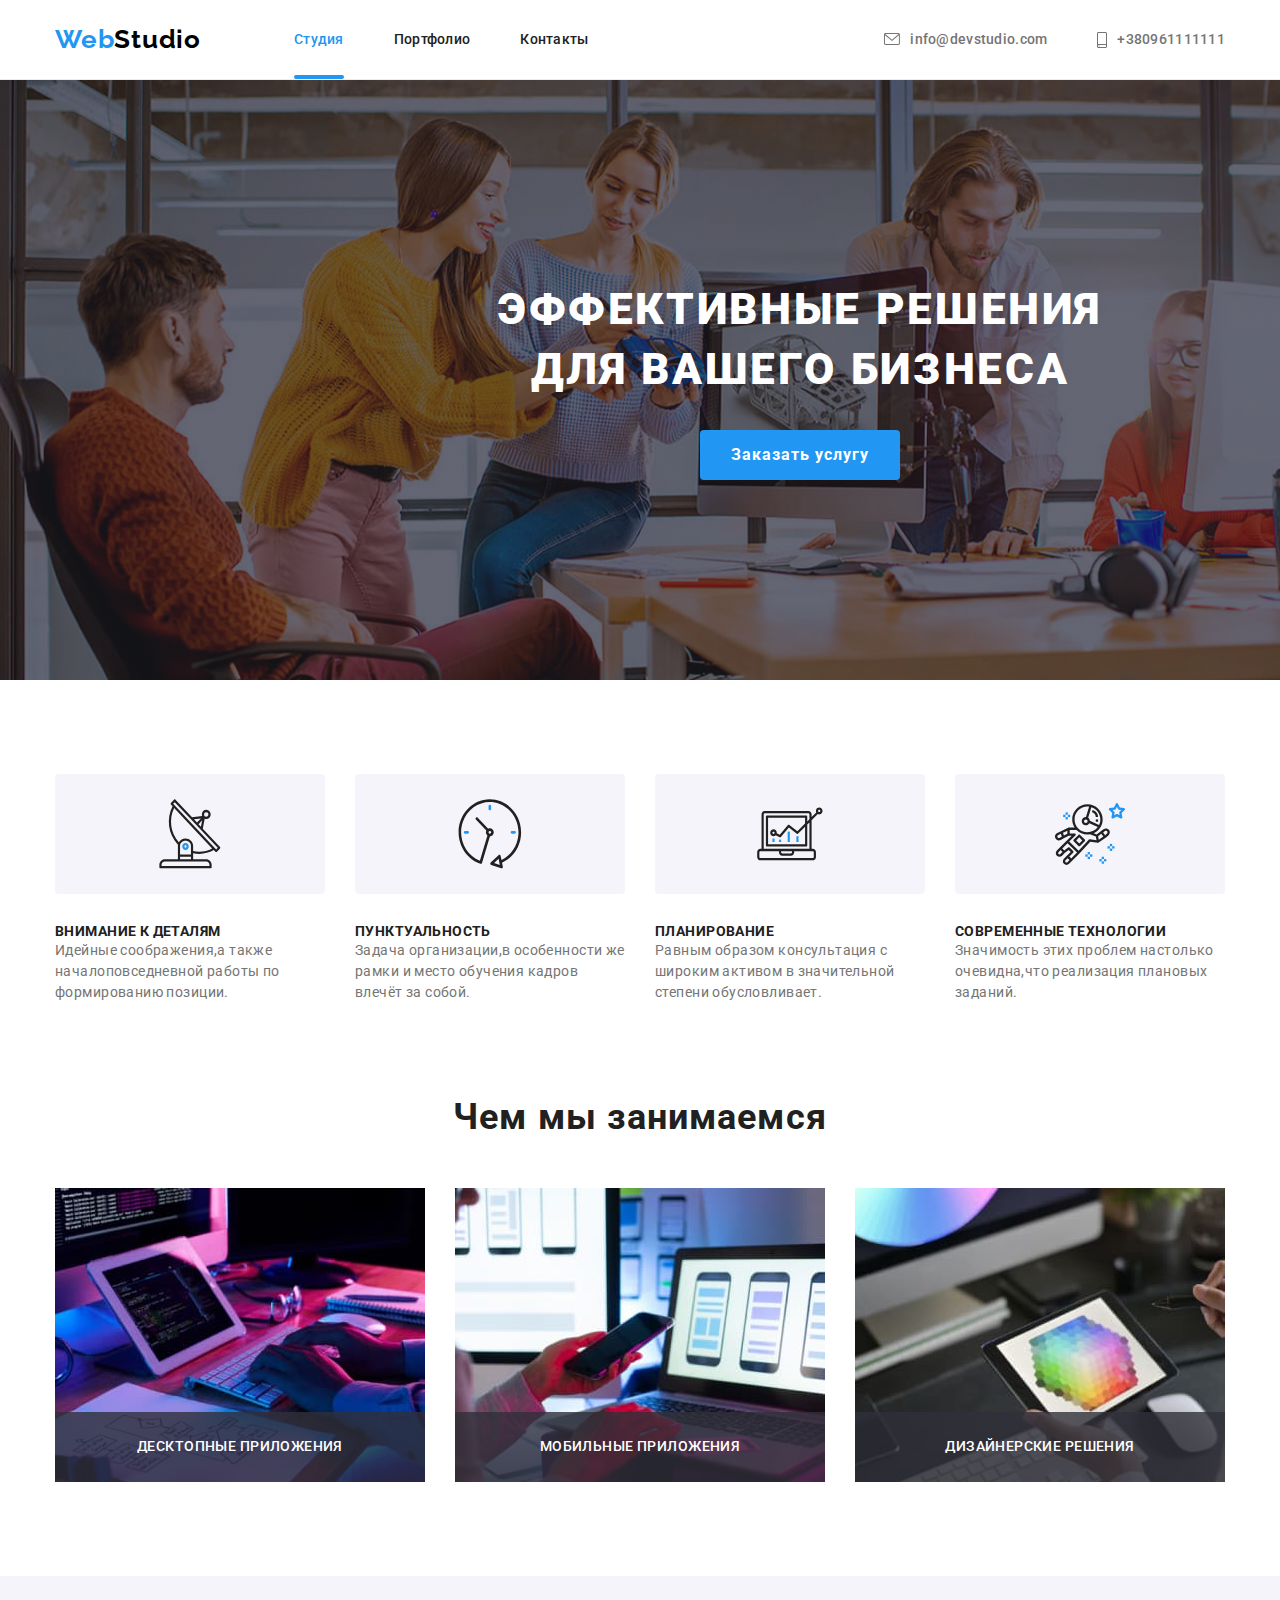
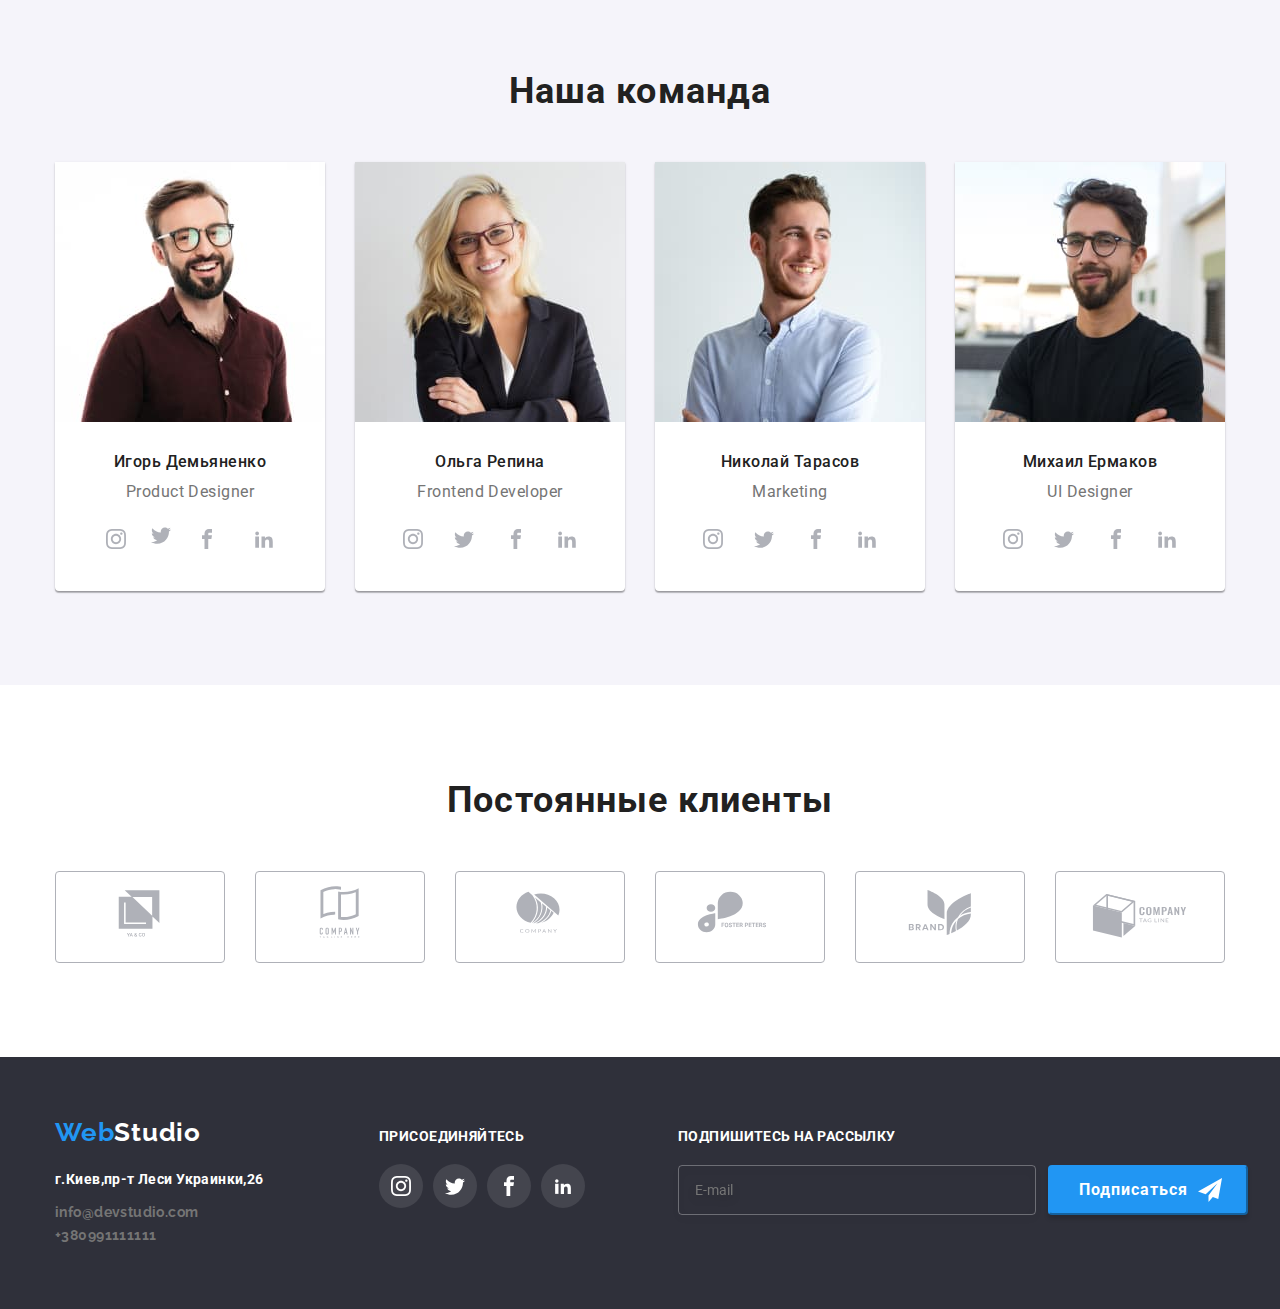
<file: index.html>
<!DOCTYPE html>
<html lang="en">
  <head>
    <meta charset="UTF-8" />
    <meta http-equiv="X-UA-Compatible" content="IE=edge" />
    <meta
      name="goit_homework-07"
      content="width=device-width, initial-scale=1.0"
    />
    <title>goit-homework-07</title>
    <link
      href="https://fonts.googleapis.com/css2?family=Raleway:wght@700&family=Roboto:wght@400;500;700;900&display=swap"
      rel="stylesheet"
    />
    <link
      rel="stylesheet"
      href="https://cdnjs.cloudflare.com/ajax/libs/animate.css/4.1.1/animate.min.css"
    />
    <link
      rel="stylesheet"
      href="https://cdnjs.cloudflare.com/ajax/libs/modern-normalize/0.2.0/modern-normalize.min.css"
    />
    <!-- <link rel="stylesheet" href="./css/style.css" /> -->
    <link rel="stylesheet" href="./css/main.min.css" />
  </head>
  <body>
    <header class="header">
      <div class="header__nav container">
        <a href="./" class="logo">
          <span class="logo__text">Web</span>Studio</a>
        
          <ul class="nav-list list">
            <li class="nav-list__item">
              <a href="./index.html" class="link current">Студия</a>
            </li>
            <li class="nav-list__item">
              <a href="./portfolio.html" class="link">Портфолио</a>
            </li>
            <li class="nav-list__item">
              <a href="./contacs.html" class="link">Контакты</a>
            </li>
          </ul>
        
        <ul class="contact list">
          <li class="contact__item">
            <a href="mailto:info@devstudio.com" class="contact__link">
              <svg class="contact__icon" style="width: 16px; height: 12px">
                <use href="./images/sprite-2.svg#icon-envelope-hover"></use>
              </svg>
              info@devstudio.com
            </a>
          </li>
          <li class="contact__item">
            <a href="tel:+380961111111" class="contact__link">
              <svg class="contact__icon" style="width: 10px; height: 16px">
                <use href="./images/sprite-2.svg#icon-smartphone"></use>
              </svg>
              +380961111111
            </a>
          </li>
        </ul>
      </div>
    </header>

    <!--Основа-->
    <main class="main-bg">
      <section class="hero section">
        <h1 class="hero__title">эффективные решения для вашего бизнеса</h1>
        <button type="button" class="hero__btn" data-modal-open>
          Заказать услугу
        </button>
      </section>

      
      <section class="aside section">
        <div class="container">
          <div class="gallery">
            <ul class="gallery__list list">
              <li class="gallery__item">
                <svg class="gallery__icon" style="width: 70px; height: 70px">
                  <use href="./images/sprite-2.svg#icon-antenna-1"></use>
                </svg>
              </li>
              <li class="gallery__item">
                <svg class="gallery__icon" style="width: 70px; height: 70px">
                  <use href="./images/sprite-2.svg#icon-clock-1"></use>
                </svg>
              </li>
              <li class="gallery__item">
                <svg class="gallery__icon" style="width: 70px; height: 70px">
                  <use href="./images/sprite-2.svg#icon-diagram-1"></use>
                </svg>
              </li>
              <li class="gallery__item">
                <svg class="gallery__icon" style="width: 70px; height: 70px">
                  <use href="./images/sprite-2.svg#icon-astronaut-1"></use>
                </svg>
              </li>
            </ul>
          </div>
          <div class="description">
            <ul class="description__list list">
              <li class="description__item">
                <h3 class="description__head">ВНИМАНИЕ К ДЕТАЛЯМ</h3>
                <p class="description__text">
                  Идейные соображения,а также началоповседневной работы по
                  формированию позиции.
                </p>
              </li>
              <li class="description__item">
                <h3 class="description__head">ПУНКТУАЛЬНОСТЬ</h3>
                <p class="description__text">
                  Задача организации,в особенности же рамки и место обучения
                  кадров влечёт за собой.
                </p>
              </li>

              <li class="description__item">
                <h3 class="description__head">ПЛАНИРОВАНИЕ</h3>
                <p class="description__text">
                  Равным образом консультация с широким активом в значительной
                  степени обусловливает.
                </p>
              </li>
              <li class="description__item">
                <h3 class="description__head">СОВРЕМЕННЫЕ ТЕХНОЛОГИИ</h3>
                <p class="description__text">
                  Значимость этих проблем настолько очевидна,что реализация
                  плановых заданий.
                </p>
              </li>
            </ul>
          </div>
        </div>
      </section>
      <!-- happy -->

      <!-- happy -->
      <section class="section-img section">
        <div class="image container">
          <h2 class="image__caption">Чем мы занимаемся</h2>
          <ul class="image__list list">
            <li class="image__img-item">
              <div class="img-item__box">
                <img
                  src="./images/imge.jpg"
                  alt="набор кода на клавиатуре перед планшетом и монитором"
                  width="370"
                />
                <div class="img-item__subtext">
                  <p class="img-item__text">десктопные приложения</p>
                </div>
              </div>
            </li>

            <li class="image__img-item">
              <div class="img-item__box">
                <img
                  src="./images/imge-1.jpg"
                  alt="настройка мобильного гаджета через ноутбук"
                  width="370"
                />
                <div class="img-item__subtext">
                  <p class="img-item__text">мобильные приложения</p>
                </div>
              </div>
            </li>

            <li class="image__img-item">
              <div class="img-item__box">
                <img
                  src="./images/imge-2.jpg"
                  alt="выбор цвета на экране планшета"
                  width="370"
                />
                <div class="img-item__subtext">
                  <p class="img-item__text">дизайнерские решения</p>
                </div>
              </div>
            </li>
          </ul>
        </div>
      </section>
      <!--Наша Команда-->
      <section class="section-team section">
        <h2 class="caption">Наша команда</h2>
        <div class="team container">
          <ul class="team__list list">
            <li class="team__item">
              <img
                src="./images/imge-3.jpg"
                alt="Игорь Демьяненко Product Designer"
                width="270"
                height="260"
              />
              <div class="team__signature">
                <h3 class="team__name">Игорь Демьяненко</h3>
                <p class="team__desc">Product Designer</p>
              </div>

              <div class="social">
                <ul class="social__list list">
                  <li class="social__item">
                    <a href="" class="social__link">
                      <svg
                        class="social__icon"
                        style="width: 20px; height: 20px"
                      >
                        <use href="./images/sprite.svg#icon-instagram"></use>
                      </svg>
                    </a>
                  </li>
                  <li class="social__item">
                    <a href="" class="social-link">
                      <svg
                        class="social__icon"
                        style="width: 20px; height: 20px"
                      >
                        <use href="./images/sprite.svg#icon-twitter"></use>
                      </svg>
                    </a>
                  </li>
                  <li class="social__item">
                    <a href="" class="social__link">
                      <svg
                        class="social__icon"
                        style="width: 20px; height: 20px"
                      >
                        <use href="./images/sprite.svg#icon-facebook"></use>
                      </svg>
                    </a>
                  </li>
                  <li class="social__item">
                    <a href="" class="social__link">
                      <svg
                        class="social__icon"
                        style="width: 20px; height: 20px"
                      >
                        <use href="./images/sprite.svg#icon-linkedin2"></use>
                      </svg>
                    </a>
                  </li>
                </ul>
              </div>
            </li>
            <li class="team__item">
              <img
                src="./images/imge-4.jpg"
                alt="Ольга Репина Frontend Developer"
                width="270"
                height="260"
              />
              <div class="team__signature">
                <h3 class="team__name">Ольга Репина</h3>
                <p class="team__desc">Frontend Developer</p>
              </div>

              <div class="social">
                <ul class="social__list list">
                  <li class="social__item">
                    <a href="" class="social__link">
                      <svg
                        class="social__icon"
                        style="width: 20px; height: 20px"
                      >
                        <use href="./images/sprite.svg#icon-instagram"></use>
                      </svg>
                    </a>
                  </li>
                  <li class="social__item">
                    <a href="" class="social__link">
                      <svg
                        class="social__icon"
                        style="width: 20px; height: 20px"
                      >
                        <use href="./images/sprite.svg#icon-twitter"></use>
                      </svg>
                    </a>
                  </li>
                  <li class="social__item">
                    <a href="" class="social__link">
                      <svg
                        class="social__icon"
                        style="width: 20px; height: 20px"
                      >
                        <use href="./images/sprite.svg#icon-facebook"></use>
                      </svg>
                    </a>
                  </li>
                  <li class="social__item">
                    <a href="" class="social__link">
                      <svg
                        class="social__icon"
                        style="width: 20px; height: 20px"
                      >
                        <use href="./images/sprite.svg#icon-linkedin2"></use>
                      </svg>
                    </a>
                  </li>
                </ul>
              </div>
            </li>
            <li class="team__item">
              <img
                src="./images/imge-5.jpg"
                alt="Николай Тарасов Marketing"
                width="270"
                height="260"
              />
              <div class="team__signature">
                <h3 class="team__name">Николай Тарасов</h3>
                <p class="team__desc">Marketing</p>
              </div>

              <div class="social">
                <ul class="social__list list">
                  <li class="social__item">
                    <a href="" class="social__link">
                      <svg
                        class="social__icon"
                        style="width: 20px; height: 20px"
                      >
                        <use href="./images/sprite.svg#icon-instagram"></use>
                      </svg>
                    </a>
                  </li>
                  <li class="social__item">
                    <a href="" class="social__link">
                      <svg
                        class="social__icon"
                        style="width: 20px; height: 20px"
                      >
                        <use href="./images/sprite.svg#icon-twitter"></use>
                      </svg>
                    </a>
                  </li>
                  <li class="social__item">
                    <a href="" class="social__link">
                      <svg
                        class="social__icon"
                        style="width: 20px; height: 20px"
                      >
                        <use href="./images/sprite.svg#icon-facebook"></use>
                      </svg>
                    </a>
                  </li>
                  <li class="social__item">
                    <a href="" class="social__link">
                      <svg
                        class="social__icon"
                        style="width: 20px; height: 20px"
                      >
                        <use href="./images/sprite.svg#icon-linkedin2"></use>
                      </svg>
                    </a>
                  </li>
                </ul>
              </div>
            </li>

            <li class="team__item">
              <img
                src="./images/imge-6.jpg"
                alt="Михаил Ермаков UI Designer"
                width="270"
                height="260"
              />

              <div class="team__signature">
                <h3 class="team__name">Михаил Ермаков</h3>
                <p class="team__desc">UI Designer</p>
              </div>
              <div class="social">
                <ul class="social__list list">
                  <li class="social__item">
                    <a href="" class="social__link">
                      <svg
                        class="social__icon"
                        style="width: 20px; height: 20px"
                      >
                        <use href="./images/sprite.svg#icon-instagram"></use>
                      </svg>
                    </a>
                  </li>
                  <li class="social__item">
                    <a href="" class="social__link">
                      <svg
                        class="social__icon"
                        style="width: 20px; height: 20px"
                      >
                        <use href="./images/sprite.svg#icon-twitter"></use>
                      </svg>
                    </a>
                  </li>
                  <li class="social__item">
                    <a href="" class="social__link">
                      <svg
                        class="social__icon"
                        style="width: 20px; height: 20px"
                      >
                        <use href="./images/sprite.svg#icon-facebook"></use>
                      </svg>
                    </a>
                  </li>
                  <li class="social__item">
                    <a href="" class="social__link">
                      <svg
                        class="social__icon"
                        style="width: 20px; height: 20px"
                      >
                        <use href="./images/sprite.svg#icon-linkedin2"></use>
                      </svg>
                    </a>
                  </li>
                </ul>
              </div>
            </li>
          </ul>
        </div>
      </section>
      <section class="client section">
        <h2 class="caption">Постоянные клиенты</h2>
        <div class="container">
          <ul class="client__list list">
            <li class="client__item">
              <a href="" class="client__link">
                <svg class="client__card">
                  <use href="./images/sprite-2.svg#icon-Logo"></use>
                </svg>
              </a>
            </li>
            <li class="client__item">
              <a href="" class="client__link">
                <svg class="client__card" style="width: 106px; height: 60px">
                  <use href="./images/sprite-2.svg#icon-Logo-1"></use>
                </svg>
              </a>
            </li>
            <li class="client__item">
              <a href="" class="client__link">
                <svg class="client__card">
                  <use href="./images/sprite-2.svg#icon-Logo-2"></use>
                </svg>
              </a>
            </li>
            <li class="client__item">
              <a href="" class="client__link">
                <svg class="client__card">
                  <use href="./images/sprite-2.svg#icon-Logo-3"></use>
                </svg>
              </a>
            </li>
            <li class="client__item">
              <a href="" class="client__link">
                <svg class="client__card">
                  <use href="./images/sprite-2.svg#icon-Logo-4"></use>
                </svg>
              </a>
            </li>
            <li class="client__item">
              <a href="" class="client__link"></a>
              <svg class="client__card">
                <use href="./images/sprite-2.svg#icon-Logo-5"></use>
              </svg>
            </li>
          </ul>
        </div>
      </section>
    </main>
    <!--Подвал-->
    <footer class="footer">
      <div class="footer__contact container">
        <div class="logo">
          <a href="./index.html" class="logo__footer"
            ><span class="logo__text">Web</span>Studio</a
          >
          <div class="adress-block">
            <address class="footer__address">
              <p class="address">г.Киев,пр-т Леси Украинки,26</p>
              <ul class="footer__list list">
                <li class="contact__item">
                  <a href="mailto:info@devstudio.com" class="contact__link">
                    info@devstudio.com</a
                  >
                </li>
                <li class="contact__item">
                  <a href="tel:+380991111111" class="contact__link"
                    >+380991111111</a
                  >
                </li>
              </ul>
            </address>
          </div>
        </div>
        <div class="social-join">
          <h3 class="social-join__name">присоединяйтесь</h3>
          <ul class="social-join__list list">
            <li class="social-join__item">
              <a href="" class="social-join__link">
                <svg class="social-join__icon" style="width: 20px; height: 20px">
                  <use href="./images/sprite.svg#icon-instagram"></use>
                </svg>
              </a>
            </li>
            <li class="social-join__item">
              <a href="" class="social-join__link">
                <svg class="social-join__icon" style="width: 20px; height: 20px">
                  <use href="./images/sprite.svg#icon-twitter"></use>
                </svg>
              </a>
            </li>
            <li class="social-join__item">
              <a href="" class="social-join__link">
                <svg class="social-join__icon" style="width: 20px; height: 20px">
                  <use href="./images/sprite.svg#icon-facebook"></use>
                </svg>
              </a>
            </li>
            <li class="social-join__item">
              <a href="" class="social-join__link">
                <svg class="social-join__icon" style="width: 18px; height: 18px">
                  <use href="./images/sprite.svg#icon-linkedin2"></use>
                </svg>
              </a>
            </li>
          </ul>
        </div>

        <div class="subscribe">
          <p class="subscribe-form-head">подпишитесь на рассылку</p>
          <form action="#" class="subscribe-form">
            <input
              type="text"
              class="subscribe-form__input"
              name="user-mail"
              placeholder="E-mail"
            />

            <button type="submit" class="subscribe-form__btn">
              <span class="subscribe-form__wrapper">
                <p class="subscribe-form__btn-text">Подписаться</p>
                <svg
                  class="subscribe-form__icon"
                  style="width: 24px; height: 24px"
                >
                  <use href="./images/sprite-sub.svg#icon-icon-send"></use>
                </svg>
              </span>
            </button>
          </form>
        </div>
      </div>
    </footer>
    <div class="backdrop is-hidden" data-modal>
      <div class="modal">
        <button type="button" class="modal-close-btn" data-modal-close>
          <svg class="close-button" style="width: 18px; height: 18px">
            <use href="./images/sprite-3.svg#icon-close-black-18dp-2-1"></use>
          </svg>
        </button>
        <form action="#" class="modal-form">
          <p class="modal-form__head">Оставьте свои данные, мы вам перезвоним</p>
          <label class="modal-form__field">
            <p class="modal-form__name">Имя</p>
            <span class="modal-form__wrapper">
              <input
                type="text"
                name="user-name"
                class="modal-form__input"
                required
                minlength="2"
              />
              <svg class="modal-form__icon" style="width: 18px; height: 18px">
                <use
                  href="./images/sprite-modal.svg#icon-person-black-18dp-1"
                ></use>
              </svg>
            </span>
          </label>
          <label class="modal-form__field">
            <p class="modal-form__name">Телефон</p>
            <span class="modal-form__wrapper">
              <input
                type="tel"
                name="user-phone"
                class="modal-form__input"
                required
                pattern="[0-9]{3}-[0-9]{3}-[0-9]{2}-[0-9]{2}"
                title="093-111-11-11"
              />
              <svg class="modal-form__icon" style="width: 18px; height: 18px">
                <use
                  href="./images/sprite-modal.svg#icon-phone-black-18dp-1"
                ></use>
              </svg>
            </span>
          </label>

          <label class="modal-form__field">
            <p class="modal-form__name">Почта</p>
            <span class="modal-form__wrapper">
              <input
                type="email"
                name="user-mail"
                class="modal-form__input"
                required
              />
              <svg class="modal-form__icon" style="width: 18px; height: 18px">
                <use
                  href="./images/sprite-modal.svg#icon-email-black-18dp-1"
                ></use>
              </svg>
            </span>
          </label>

          <label class="modal-form__field">
            <p class="modal-form__name">Комментарий</p>
            <textarea
              name="user-message"
              class="modal-form__message"
              placeholder="Введите текст"
            ></textarea>
          </label>

          <input
            type="checkbox"
            name="user-policy"
            class="modal-form-checkbox visually-hidden"
            id="checkbox-policy"
            required
          />
          <label for="checkbox-policy" class="modal-form-checkbox-policy">
            Соглашаюсь с рассылкой и принимаю
            <a href="" class="modal-form-policy-link">Условия договора</a>
          </label>
          <div class="modal-button">
            <button type="submit" class="modal-form-btn">Отправить</button>
          </div>
        </form>
      </div>
    </div>
    <script src="./js/modal.js"></script>
  </body>
</html>
</file>
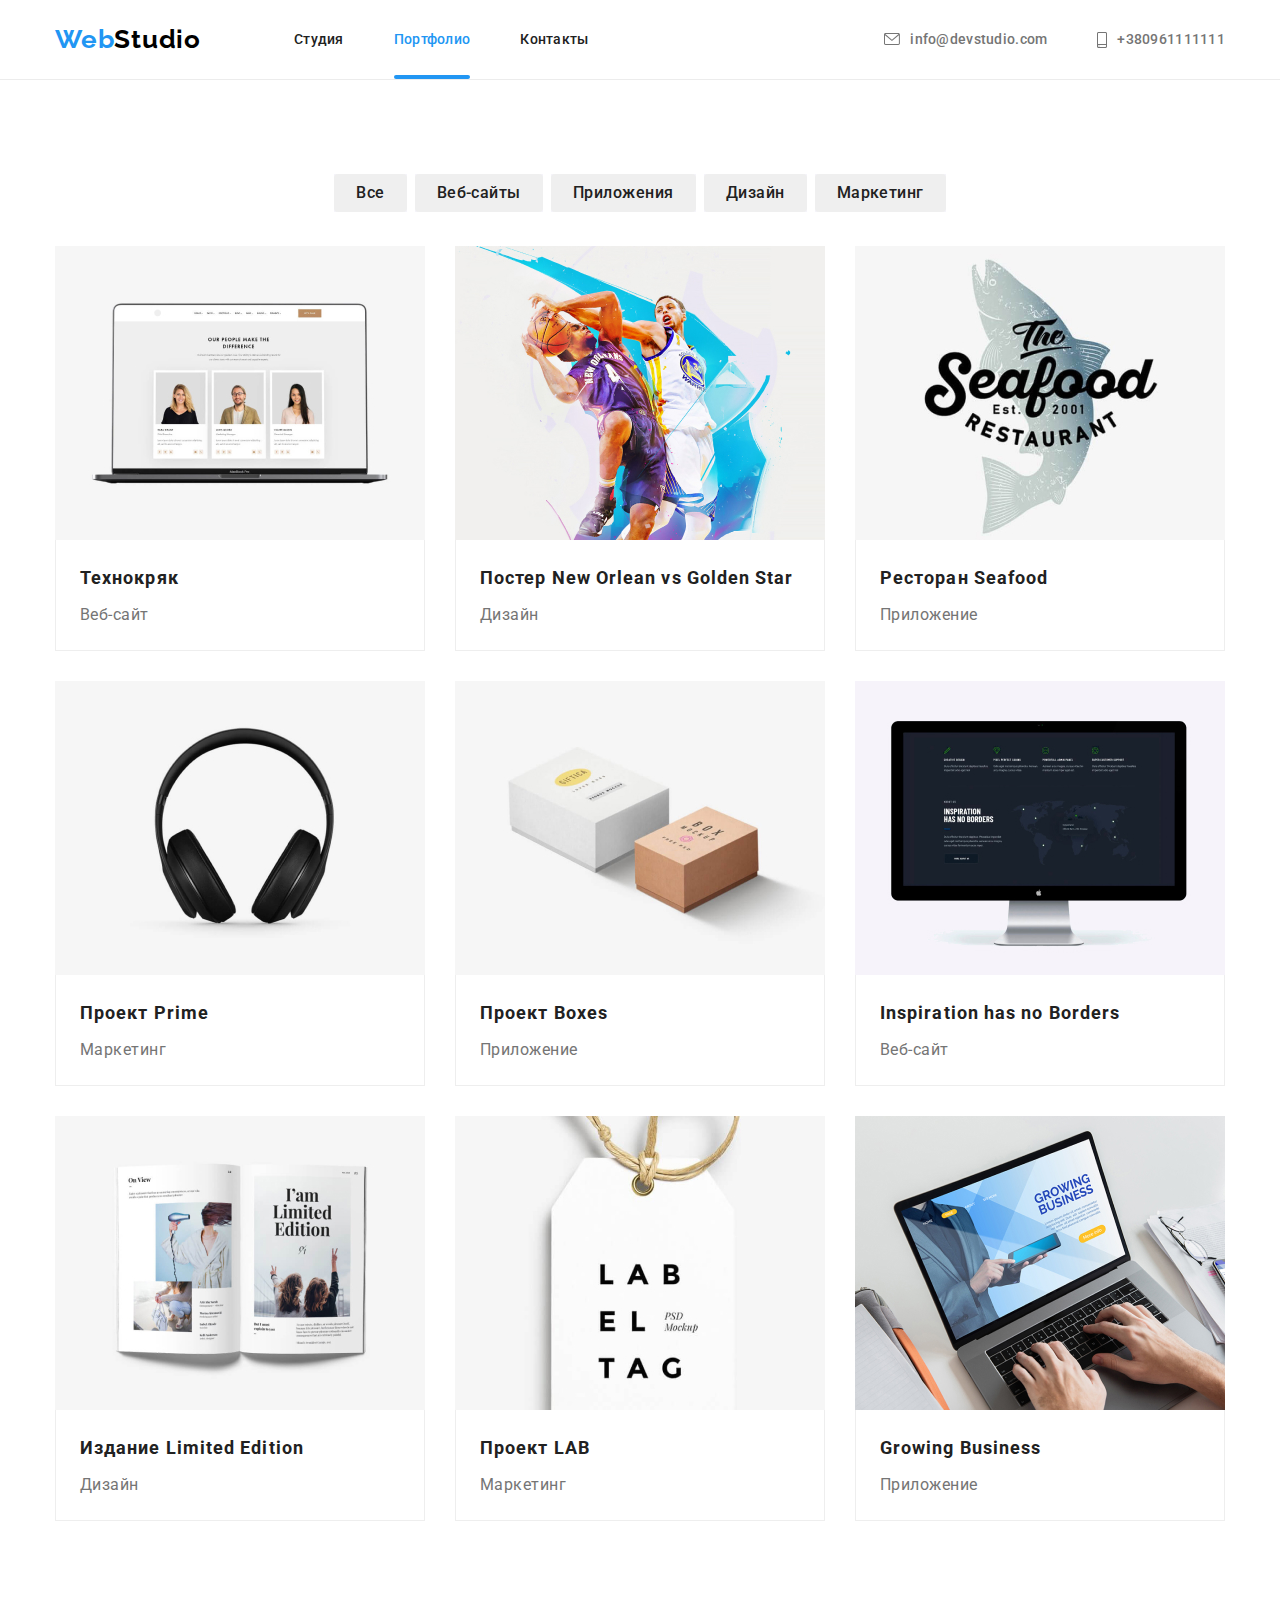
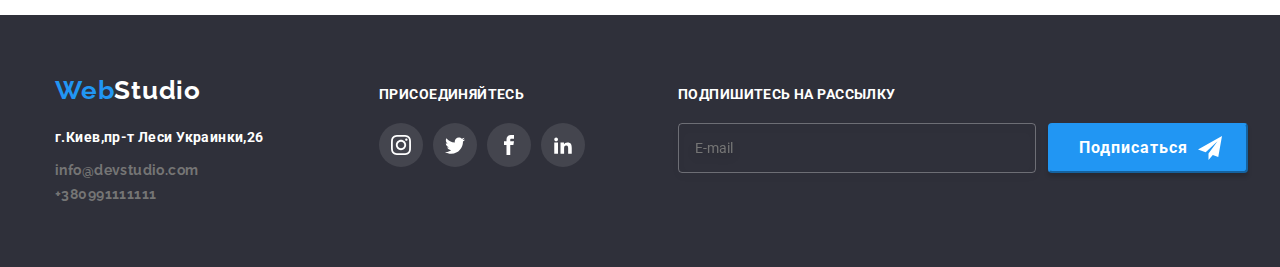
<file: portfolio.html>
<!DOCTYPE html>
<html lang="ru">
  <head>
    <meta charset="UTF-8" />
    <meta http-equiv="X-UA-Compatible" content="IE=Edge" />
    <!--адаптация под IE и Edje-->
    <meta name="goit-markup-hw-07" content="Четвертое ДЗ" />
    <title>goit-homework-07</title>
    <link
      href="https://fonts.googleapis.com/css2?family=Raleway:wght@500;700&family=Roboto:wght@400;500;700;900&display=swap"
      rel="stylesheet"
    />
    <link
      rel="stylesheet"
      href="https://cdnjs.cloudflare.com/ajax/libs/animate.css/4.1.1/animate.min.css"
    />
    <link
      rel="stylesheet"
      href="https://cdnjs.cloudflare.com/ajax/libs/modern-normalize/0.2.0/modern-normalize.min.css"
    />
    <!-- <link rel="stylesheet" href="./css/style.css" /> -->
    <link rel="stylesheet" href="./css/main.min.css" />
  </head>
  <body>
    <header class="header">
      <div class="header__nav container">
        <a href="./" class="logo">
          <span class="logo__text">Web</span>Studio</a>

        <ul class="nav-list list">
          <li class="nav-list__item">
            <a href="./index.html" class="link">Студия</a>
          </li>
          <li class="nav-list__item">
            <a href="./portfolio.html" class="link current">Портфолио</a>
          </li>
          <li class="nav-list__item">
            <a href="./contacts.html" class="link">Контакты</a>
          </li>
        </ul>

        <ul class="contact list">
          <li class="contact__item">
            <a href="mailto:info@devstudio.com" class="contact__link">
              <svg class="contact__icon" style="width: 16px; height: 12px">
                <use href="./images/sprite-2.svg#icon-envelope-hover"></use>
              </svg>
              info@devstudio.com</a
            >
          </li>
          <li class="contact__item">
            <a href="tel:+380961111111" class="contact__link">
              <svg class="contact__icon" style="width: 10px; height: 16px">
                <use href="./images/sprite-2.svg#icon-smartphone"></use>
              </svg>
              +380961111111</a
            >
          </li>
        </ul>
      </div>
    </header>
    <main class="main-bg">
      <div class="container">
        <section class="section-btn section">
          <h1 class="visually-hidden">Наше портфолио</h1>
          <ul class="filter__list list">
            <li class="filter__item">
              <button type="button" class="filter__button">Все</button>
            </li>
            <li class="filter__item">
              <button type="button" class="filter__button">Веб-сайты</button>
            </li>
            <li class="filter__item">
              <button type="button" class="filter__button">Приложения</button>
            </li>
            <li class="filter__item">
              <button type="button" class="filter__button">Дизайн</button>
            </li>
            <li class="filter__item">
              <button type="button" class="filter__button">Маркетинг</button>
            </li>
          </ul> 
          <h2 class="visually-hidden">Наша команда</h2>
          <ul class="menu-team list">
            <li class="menu-team__item">
              <a href="" class="menu-team__link link">
                <div class="menu-team__wrapper">
                  <img
                    src="./images/imgs-portfolio/img.jpg"
                    alt="Технокряк Веб-сайт"
                    width="370"
                    height="294"
                  />
                  <p class="menu-team__overlay">
                    Технокряк это современная площадка распространения
                    коронавируса. Компании используют эту платформу для
                    цифрового шпионажа и атак на защищённые сервера конкурентов.
                  </p>
                </div>

                <div class="signature">
                  <h3 class="subtitle">Технокряк</h3>
                  <p class="desc">Веб-сайт</p>
                </div>
              </a>
            </li>
            <li class="menu-team__item">
              <a href="" class="menu-team__link link">
                <div class="menu-team__wrapper">
                  <img
                    src="./images/imgs-portfolio/img-1.jpg"
                    alt="Постер New Orlean vs Golden Star Дизайн"
                    width="370"
                    height="294"
                  />
                  <p class="menu-team__overlay">
                    Технокряк это современная площадка распространения
                    коронавируса. Компании используют эту платформу для
                    цифрового шпионажа и атак на защищённые сервера конкурентов.
                  </p>
                </div>
                <div class="signature">
                  <h3 class="subtitle">Постер New Orlean vs Golden Star</h3>
                  <p class="desc">Дизайн</p>
                </div>
              </a>
            </li>
            <li class="menu-team__item">
              <a href="" class="menu-team__link link">
                <div class="menu-team__wrapper">
                  <img
                    src="./images/imgs-portfolio/img-2.jpg"
                    alt="Ресторан Seafood Приложение"
                    width="370"
                    height="294"
                  />
                  <p class="menu-team__overlay">
                    Технокряк это современная площадка распространения
                    коронавируса. Компании используют эту платформу для
                    цифрового шпионажа и атак на защищённые сервера конкурентов.
                  </p>
                </div>

                <div class="signature">
                  <h3 class="subtitle">Ресторан Seafood</h3>
                  <p class="desc">Приложение</p>
                </div>
              </a>
            </li>

            <li class="menu-team__item">
              <a href="" class="menu-team__link link">
                <div class="menu-team__wrapper">
                  <img
                    src="./images/imgs-portfolio/img-3.jpg"
                    alt="Технокряк Веб-сайт"
                    width="370"
                    height="294"
                  />
                  <p class="menu-team__overlay">
                    Технокряк это современная площадка распространения
                    коронавируса. Компании используют эту платформу для
                    цифрового шпионажа и атак на защищённые сервера конкурентов.
                  </p>
                </div>

                <div class="signature">
                  <h3 class="subtitle">Проект Prime</h3>
                  <p class="desc">Маркетинг</p>
                </div>
              </a>
            </li>
            <li class="menu-team__item">
              <a href="" class="menu-team__link link">
                <div class="menu-team__wrapper">
                  <img
                    src="./images/imgs-portfolio/img-4.jpg"
                    alt="Постер New Orlean vs Golden Star Дизайн"
                    width="370"
                    height="294"
                  />
                  <p class="menu-team__overlay">
                    Технокряк это современная площадка распространения
                    коронавируса. Компании используют эту платформу для
                    цифрового шпионажа и атак на защищённые сервера конкурентов.
                  </p>
                </div>

                <div class="signature">
                  <h3 class="subtitle">Проект Boxes</h3>
                  <p class="desc">Приложение</p>
                </div>
              </a>
            </li>
            <li class="menu-team__item">
              <a href="" class="menu-team__link link">
                <div class="menu-team__wrapper">
                  <img
                    src="./images/imgs-portfolio/img-5.jpg"
                    alt="Ресторан Seafood Приложение"
                    width="370"
                    height="294"
                  />
                  <p class="menu-team__overlay">
                    Технокряк это современная площадка распространения
                    коронавируса. Компании используют эту платформу для
                    цифрового шпионажа и атак на защищённые сервера конкурентов.
                  </p>
                </div>

                <div class="signature">
                  <h3 class="subtitle">Inspiration has no Borders</h3>
                  <p class="desc">Веб-сайт</p>
                </div>
              </a>
            </li>

            <li class="menu-team__item">
              <a href="" class="menu-team__link link">
                <div class="menu-team__wrapper">
                  <img
                    src="./images/imgs-portfolio/img-6.jpg"
                    alt="Технокряк Веб-сайт"
                    width="370"
                    height="294"
                  />
                  <p class="menu-team__overlay">
                    Технокряк это современная площадка распространения
                    коронавируса. Компании используют эту платформу для
                    цифрового шпионажа и атак на защищённые сервера конкурентов.
                  </p>
                </div>

                <div class="signature">
                  <h3 class="subtitle">Издание Limited Edition</h3>
                  <p class="desc">Дизайн</p>
                </div>
              </a>
            </li>
            <li class="menu-team__item">
              <a href="" class="menu-team__link link">
                <div class="menu-team__wrapper">
                  <img
                    src="./images/imgs-portfolio/img-7.jpg"
                    alt="Постер New Orlean vs Golden Star Дизайн"
                    width="370"
                    height="294"
                  />
                  <p class="menu-team__overlay">
                    Технокряк это современная площадка распространения
                    коронавируса. Компании используют эту платформу для
                    цифрового шпионажа и атак на защищённые сервера конкурентов.
                  </p>
                </div>

                <div class="signature">
                  <h3 class="subtitle">Проект LAB</h3>
                  <p class="desc">Маркетинг</p>
                </div>
              </a>
            </li>
            <li class="menu-team__item">
              <a href="" class="menu-team__link link">
                <div class="menu-team__wrapper">
                  <img
                    src="./images/imgs-portfolio/img-8.jpg"
                    alt="Ресторан Seafood Приложение"
                    width="370"
                    height="294"
                  />
                  <p class="menu-team__overlay">
                    Технокряк это современная площадка распространения
                    коронавируса. Компании используют эту платформу для
                    цифрового шпионажа и атак на защищённые сервера конкурентов.
                  </p>
                </div>

                <div class="signature">
                  <h3 class="subtitle">Growing Business</h3>
                  <p class="desc">Приложение</p>
                </div>
              </a>
            </li>
          </ul>
        </section>
      </div>
    </main>

    <footer class="footer">
      <div class="footer__contact container">
        <div class="logo">
          <a href="./index.html" class="logo__footer"
            ><span class="logo__text">Web</span>Studio</a
          >
          <div class="adress-block">
            <address class="footer__address">
              <p class="address">г.Киев,пр-т Леси Украинки,26</p>
              <ul class="footer__list list">
                <li class="contact__item">
                  <a href="mailto:info@devstudio.com" class="contact__link">
                    info@devstudio.com</a
                  >
                </li>
                <li class="contact__item">
                  <a href="tel:+380991111111" class="contact__link"
                    >+380991111111</a
                  >
                </li>
              </ul>
            </address>
          </div>
        </div>
        <div class="social-join">
          <h3 class="social-join__name">присоединяйтесь</h3>
          <ul class="social-join__list list">
            <li class="social-join__item">
              <a href="" class="social-join__link">
                <svg class="social-join__icon" style="width: 20px; height: 20px">
                  <use href="./images/sprite.svg#icon-instagram"></use>
                </svg>
              </a>
            </li>
            <li class="social-join__item">
              <a href="" class="social-join__link">
                <svg class="social-join__icon" style="width: 20px; height: 20px">
                  <use href="./images/sprite.svg#icon-twitter"></use>
                </svg>
              </a>
            </li>
            <li class="social-join__item">
              <a href="" class="social-join__link">
                <svg class="social-join__icon" style="width: 20px; height: 20px">
                  <use href="./images/sprite.svg#icon-facebook"></use>
                </svg>
              </a>
            </li>
            <li class="social-join__item">
              <a href="" class="social-join__link">
                <svg class="social-join__icon" style="width: 20px; height: 20px">
                  <use href="./images/sprite.svg#icon-linkedin2"></use>
                </svg>
              </a>
            </li>
          </ul>
        </div>
        <div class="subscribe">
          <p class="subscribe-form-head">подпишитесь на рассылку</p>
          <form action="#" class="subscribe-form">
            <input
              type="email"
              class="subscribe-form__input"
              name="user-mail"
              placeholder="E-mail"
            />

            <button type="submit" class="subscribe-form__btn">
              <span class="subscribe-form__wrapper">
                <p class="subscribe-form__btn-text">Подписаться</p>
                <svg
                  class="subscribe-form__icon"
                  style="width: 24px; height: 24px"
                >
                  <use href="./images/sprite-sub.svg#icon-icon-send"></use>
                </svg>
              </span>
            </button>
          </form>
        </div>
      </div>
    </footer>
  </body>
</html>
</file>
<file: css/main.min.css>
:root{--name-text-color: #212121;--main-text-color: #757575;--bg-color-head-foot: #2f303a;--main-text-color-master: #000000;--special-text-color: #2196f3;--main-bg-color: #ffffff;--foot-text-color: #ffffff 60%;--border-color: #eeeeee;--bg-color-team: #f5f4fa;--border-color-header: #ececec;--card-social-color: #afb1b8}.visually-hidden{position:absolute;clip:rect(1px 1px 1px 1px);clip:rect(1px, 1px, 1px, 1px);padding:0;border:0;height:1px;width:1px;overflow:hidden}h1,h2,h3,p,ul{margin:0;padding:0}body{font-family:"Roboto", sans-serif;font-size:14px;font-weight:400;line-height:1.71;letter-spacing:0.03em;color:var(--name-text-color)}.list{list-style:none;text-decoration:none}.link{text-decoration:none;color:inherit;transition:color 250ms linear}a.current{color:var(--special-text-color);text-decoration:none;position:relative}a.current::after{content:"";position:absolute;bottom:0;display:block;height:4px;width:100%;background-color:var(--special-text-color);border-radius:2px}.link.current{padding-bottom:32px}img{display:block;max-width:100%;height:auto}.container{width:1200px;margin:0 auto;padding-left:15px;padding-right:15px}.section{padding-top:94px;padding-bottom:94px}.header{display:flex;justify-content:center;align-items:center;height:80px;border-bottom:1px solid var(--border-color-header)}.header__nav{display:flex;justify-content:center;align-items:center}.logo{margin-right:93px;font-family:"Raleway", sans-serif;text-decoration:none;font-weight:700;font-size:26px;line-height:1.2;letter-spacing:0.03em;color:var(--main-text-color-master)}.logo__text{color:var(--special-text-color)}.nav-list{display:flex;align-items:center;justify-content:center;font-weight:500;font-size:14px;line-height:1.14;letter-spacing:0.02em;margin-left:0;color:var(--name-text-color)}.nav-list__item :hover,.nav-list__item :focus{color:var(--special-text-color)}.nav-list .nav-list__item+.nav-list__item,.contact .contact__item+.contact__item{margin-left:50px}.contact{display:flex;margin-left:auto;font-weight:500;font-size:14px;line-height:1.14;letter-spacing:0.02em}.contact__link{display:flex;align-items:center;text-decoration:none;color:var(--main-text-color);transition:color 250ms linear}.contact__icon{margin-right:10px;fill:var(--main-text-color)}.contact__item :hover,.contact__item :focus{color:var(--special-text-color)}.contact__item :hover .contact__icon,.contact__item :focus .contact__icon{fill:currentColor}.social-join__name{font-weight:bold;font-size:14px;line-height:1.2;letter-spacing:0.03em;text-transform:uppercase;color:var(--main-bg-color);margin-bottom:20px}.social-join__list{display:flex}.social-join__link{display:flex;justify-content:center;align-items:center;width:44px;height:44px;background-color:rgba(255,255,255,0.1);border-radius:50%;transition:background-color 250ms linear}.social-join__list .social-join__item+.social-join__item{margin-left:10px}.social-join__icon{fill:var(--main-bg-color)}.social-join__link:hover,.social-join__link:focus{background-color:var(--special-text-color)}.social{padding:0 32px}.social__list{display:flex;align-items:center;justify-content:space-around}.social__item{display:flex;justify-content:center;align-items:center}.social__link{display:flex;justify-content:center;align-items:center;width:44px;height:44px;border-radius:50%;background-color:var(--main-bg-color);transition:background-color 250ms linear, fill 250ms linear}.social__icon{fill:var(--card-social-color)}.social__link:hover,.social__link:focus{background-color:var(--special-text-color)}.social__link:hover .social__icon,.social__link:focus .social__icon{fill:var(--main-bg-color)}.footer{height:252px;background-color:var(--bg-color-head-foot)}.logo__footer{margin-bottom:20px;text-decoration:none;color:var(--main-bg-color)}.footer__contact{display:flex;align-items:baseline;padding-top:60px}.adress-block{width:231px;height:81px}.footer__address{display:flex;flex-direction:column}.address{display:block;padding-top:20px;font-family:"Roboto", sans-serif;font-style:normal;font-size:14px;line-height:1.7;letter-spacing:0.03em;color:var(--main-bg-color)}.footer__list{padding-top:9px;font-style:normal;font-size:14px;line-height:1.7;letter-spacing:0.03em;color:var(--foot-text-color)}.footer__list .nav-list__item+.nav-list__item{margin-bottom:9px}.subscribe{margin-left:93px}.subscribe-form-head{font-weight:700;font-size:14px;line-height:1.14;text-transform:uppercase;color:var(--main-bg-color);margin-bottom:20px}.subscribe-form{display:flex;flex-direction:row}.subscribe-form__input{width:358px;height:50px;margin-right:12px;padding-left:16px;border:1px solid rgba(255,255,255,0.3);filter:drop-shadow(0px 4px 4px rgba(0,0,0,0.15));border-radius:4px;color:#eeeeee;background-color:inherit;outline:none}.subscribe-form__wrapper{display:flex;align-items:center}.subscribe-form__btn-text{font-weight:bold;font-size:16px;line-height:1.88;letter-spacing:0.06em}.subscribe-form__btn{width:200px;height:50px;border-color:var(--special-text-color);box-shadow:0px 4px 4px rgba(0,0,0,0.15);border-radius:4px;background-color:var(--special-text-color);color:var(--main-bg-color);padding-left:29px;outline:none;cursor:pointer;transition:color 250ms linear}.subscribe-form__icon{fill:var(--main-bg-color);transition:fill 250ms linear}.subscribe-form__btn:focus,.subscribe-form__btn:hover{color:#000000}.subscribe-form__btn:focus .subscribe-form__icon,.subscribe-form__btn:hover .subscribe-form__icon{fill:#000000}.subscribe-form__btn .subscribe-form__icon{display:inline-block;margin-left:10px}.is-hidden{opacity:0;visibility:hidden;pointer-events:none}.backdrop{position:fixed;top:0;left:0;z-index:100;width:100vw;height:100vh;background-color:rgba(0,0,0,0.2);transition:opacity 250ms linear, visibility 250ms linear}.modal{position:absolute;top:50%;left:50%;transform:translate(-50%, -50%);width:528px;height:580px;background-color:var(--main-bg-color);border-radius:4px;padding:40px}.modal-close-btn{display:flex;justify-content:center;align-items:center;position:absolute;top:8px;right:8px;width:30px;height:30px;background-color:transparent;border:1px solid rgba(0,0,0,0.1);cursor:pointer;border-radius:50%;padding-top:5px;padding-right:5px;transition:fill 250ms linear}.modal-close-btn:focus,.modal-close-btn:hover{fill:var(--special-text-color)}.modal-form{display:flex;flex-direction:column}.modal-form__head{font-weight:700;font-size:20px;line-height:1.15;text-align:center;margin-bottom:12px}.modal-form__field{margin-bottom:10px}.modal-form__wrapper{position:relative;display:block;margin-top:4px}.modal-form__name{font-weight:400;font-size:12px;line-height:1.17;letter-spacing:0.01em;color:var(--main-text-color)}.modal-form__input{width:100%;height:40px;border:1px solid rgba(33,33,33,0.2);border-radius:4px;padding-left:42px;transition:all 250ms linear}.modal-form__input:focus{border-color:var(--special-text-color);outline:none}.modal-form__input:focus+.modal-form__icon{fill:var(--special-text-color)}.modal-form__icon{position:absolute;top:50%;left:12px;transform:translateY(-50%);display:block;transition:fill 250ms linear}.modal-form__message{width:100%;height:120px;margin-top:4px;border:1px solid rgba(33,33,33,0.2);border-radius:4px;resize:none;padding:12px 16px;transition:border-color 250ms linear}.modal-form__message:focus{border-color:var(--special-text-color);outline:none}.modal-form__message::placeholder{font-size:12px;line-height:1.17;color:rgba(117,117,117,0.5)}.modal-form-checkbox-policy{font-style:400;font-size:14px;line-height:1.71;color:var(--main-text-color)}.modal-form-checkbox-policy::before{content:"";display:inline-block;vertical-align:middle;width:16px;height:15px;border:1px solid #212121;margin-right:7px}.modal-form-checkbox:checked+.modal-form-checkbox-policy::before{background-image:url(/images/icon-check.svg);background-position:center}.modal-form-checkbox:checked+.modal-form-checkbox-policy::before{outline:none;border-color:var(--special-text-color)}.modal-button{margin:0 auto;padding-bottom:40px}.modal-form-btn{display:block;width:200px;height:50px;margin-top:30px;margin-bottom:40px;border:none;padding:0;align-self:center;font-weight:700;font-size:16px;line-height:1.88;letter-spacing:0.06em;border-radius:4px;background-color:var(--special-text-color);color:var(--main-bg-color);transition:color 250ms linear}.modal-form-btn:hover,.modal-form-btn:focus{color:var(--main-text-color-master);cursor:pointer}.hero{padding-top:200px;padding-bottom:200px;width:1600px;margin:auto;background-size:auto;background-color:var(--bg-color-head-foot);background-image:linear-gradient(rgba(47,48,58,0.4), rgba(47,48,58,0.4)),url(../images/imgs.jpg)}.hero__title{margin:auto;width:696px;margin-bottom:30px;font-weight:900;font-size:44px;line-height:1.36;text-align:center;letter-spacing:0.06em;text-transform:uppercase;color:var(--main-bg-color)}.hero__btn{display:block;width:200px;height:50px;margin:auto;border:none;padding:0;font-weight:700;font-size:16px;line-height:1.88;letter-spacing:0.06em;border-radius:4px;background-color:var(--special-text-color);color:var(--main-bg-color);transition:color 250ms linear}.hero__btn:hover,.hero__btn:focus{color:var(--main-text-color-master);cursor:pointer}.gallery{margin-bottom:30px}.gallery__list{display:flex;justify-content:space-between}.gallery__item{display:flex;justify-content:center;align-items:center;width:270px;height:120px;background:var(--bg-color-team);border-radius:4px}.filter__list{display:flex;justify-content:center;align-items:center;padding-bottom:34px;margin:0 auto}.filter__item{background-color:var(--bg-color-team)}.filter__button{font-weight:500;font-size:16px;line-height:1.63;text-align:center;letter-spacing:0.03em;color:var(--name-text-color);border:none;border-radius:4px;padding:6px 22px;transition:color 250ms linear, background-color 250ms linear}.filter__list .filter__item+.filter__item{margin-left:8px}.filter__button:hover,.filter__button:focus{background-color:var(--special-text-color);color:var(--main-bg-color);cursor:pointer;border-radius:4px;box-shadow:0px 3px 1px rgba(0,0,0,0.1),0px 1px 2px rgba(0,0,0,0.08),0px 2px 2px rgba(0,0,0,0.12)}.description__list{display:flex;margin-left:-30px;margin-top:-30px}.description__item{margin-left:30px;margin-top:30px;flex-basis:calc((100% - 120px) / 4)}.description__head{font-size:14px;line-height:1.14;letter-spacing:0.03em;text-transform:uppercase}.description__text{font-size:14px;line-height:1.5;letter-spacing:0.03em;color:var(--main-text-color)}.section-team{background-color:var(--bg-color-team)}.caption{font-weight:700;font-size:36px;line-height:1.17em;text-align:center;letter-spacing:0.03em;color:var(--name-text-color)}.team__list{display:flex;justify-content:center;padding-top:50px}.team__item{box-shadow:0px 1px 3px rgba(0,0,0,0.12),0px 1px 1px rgba(0,0,0,0.14),0px 2px 1px rgba(0,0,0,0.2);border-radius:0px 0px 4px 4px;background-color:var(--main-bg-color);padding-bottom:30px}.team__list .team__item+.team__item{margin-left:30px}.team__signature{display:flex;flex-direction:column;align-items:center;padding-top:30px;padding-bottom:16px}.team__name{margin-bottom:10px;font-weight:500;font-size:16px;line-height:1.19;letter-spacing:0.03em;color:var(--name-text-color)}.team__desc{font-weight:400;font-size:16px;line-height:1.19;letter-spacing:0.03em;color:var(--main-text-color)}.section-img{padding-top:0}.image__caption{font-size:36px;line-height:1.16;text-align:center;letter-spacing:0.03em;color:var(--name-text-color)}.image__list{display:flex;justify-content:space-between;padding-top:50px}.img-item__box{position:relative}.img-item__subtext{position:absolute;bottom:0;display:flex;justify-content:center;align-items:center;width:370px;height:70px;text-transform:uppercase;background-color:rgba(47,48,58,0.8)}.img-item__text{font-weight:500;font-size:14px;line-height:1.14;letter-spacing:0.03em;color:var(--main-bg-color)}.menu-team{display:flex;flex-wrap:wrap;justify-content:space-between}.menu-team__item{margin-bottom:30px;width:370px}.menu-team__wrapper{position:relative;overflow:hidden}.menu-team__overlay{position:absolute;top:0;left:0;width:100%;height:100%;font-weight:400;font-size:18px;line-height:1.56;letter-spacing:0.03em;padding:63px 24px;color:var(--main-bg-color);background-color:rgba(33,150,243,0.9);transform:translateY(100%);transition:transform 250ms linear;overflow:auto}.menu-team__item:nth-last-child(-n+3){margin-bottom:0}.menu-team__item:hover{box-shadow:0px 1px 1px rgba(0,0,0,0.12),0px 4px 4px rgba(0,0,0,0.06),1px 4px 6px rgba(0,0,0,0.16)}.menu-team__link:hover .menu-team__overlay,.menu-team__link:focus .menu-team__overlay{transform:translateY(0)}.signature{padding:20px 24px;border:1px solid var(--border-color);border-top:none}.subtitle{font-size:18px;line-height:2;letter-spacing:0.06em;color:var(--name-text-color)}.desc{display:block;padding-top:4px;font-size:16px;line-height:1.87;letter-spacing:0.03em;color:var(--main-text-color)}.client__list{display:flex;margin-top:50px}.client__item{display:flex;justify-content:center;align-items:center;width:170px;height:92px;border:1px solid #afb1b8;border-radius:4px}.client__card{width:106px;height:60px;fill:var(--card-social-color)}.client__item,.client__card{transition:border-color 250ms linear, fill 250ms linear}.client__item:hover,.client__item:focus{border-color:var(--special-text-color);cursor:pointer}.client__item:hover .client__card,.client__item:focus .client__card{fill:var(--special-text-color)}.client__list .client__item+.client__item{margin-left:30px}
/*# sourceMappingURL=main.min.css.map */
</file>
